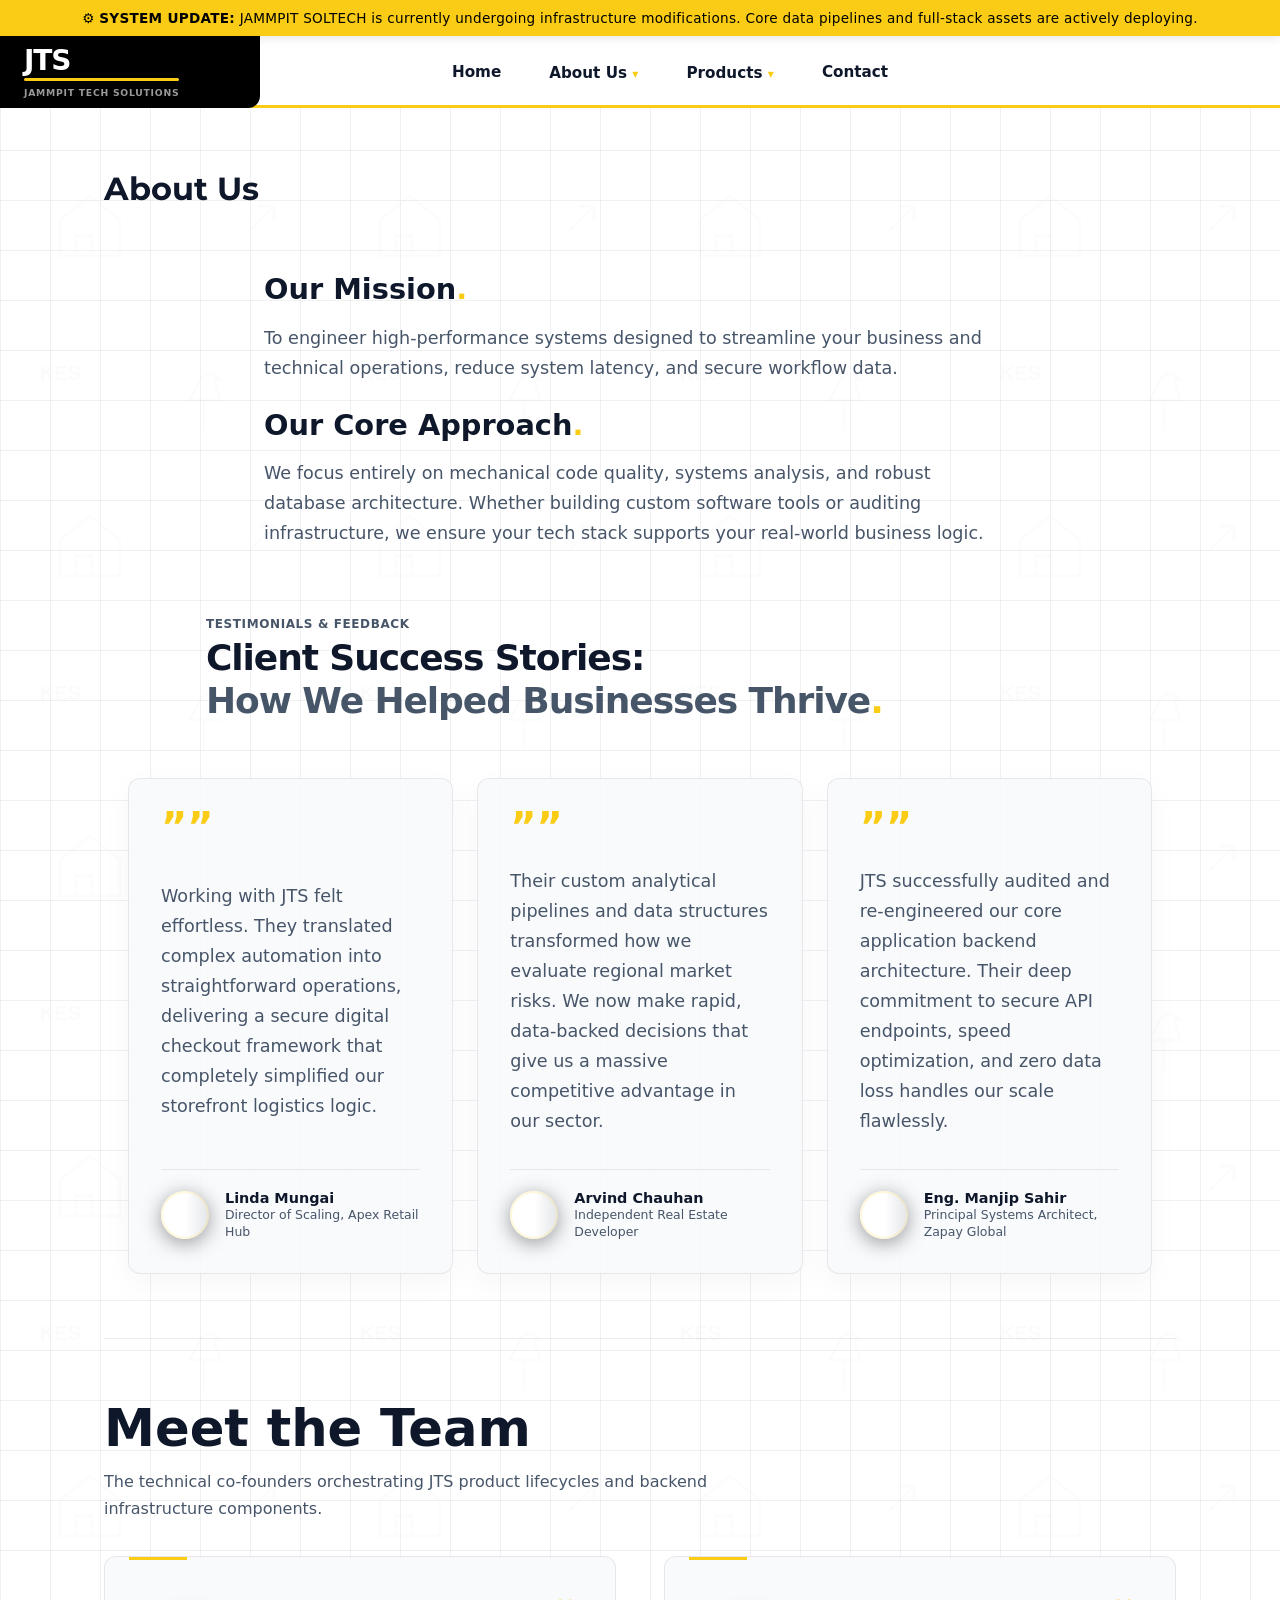
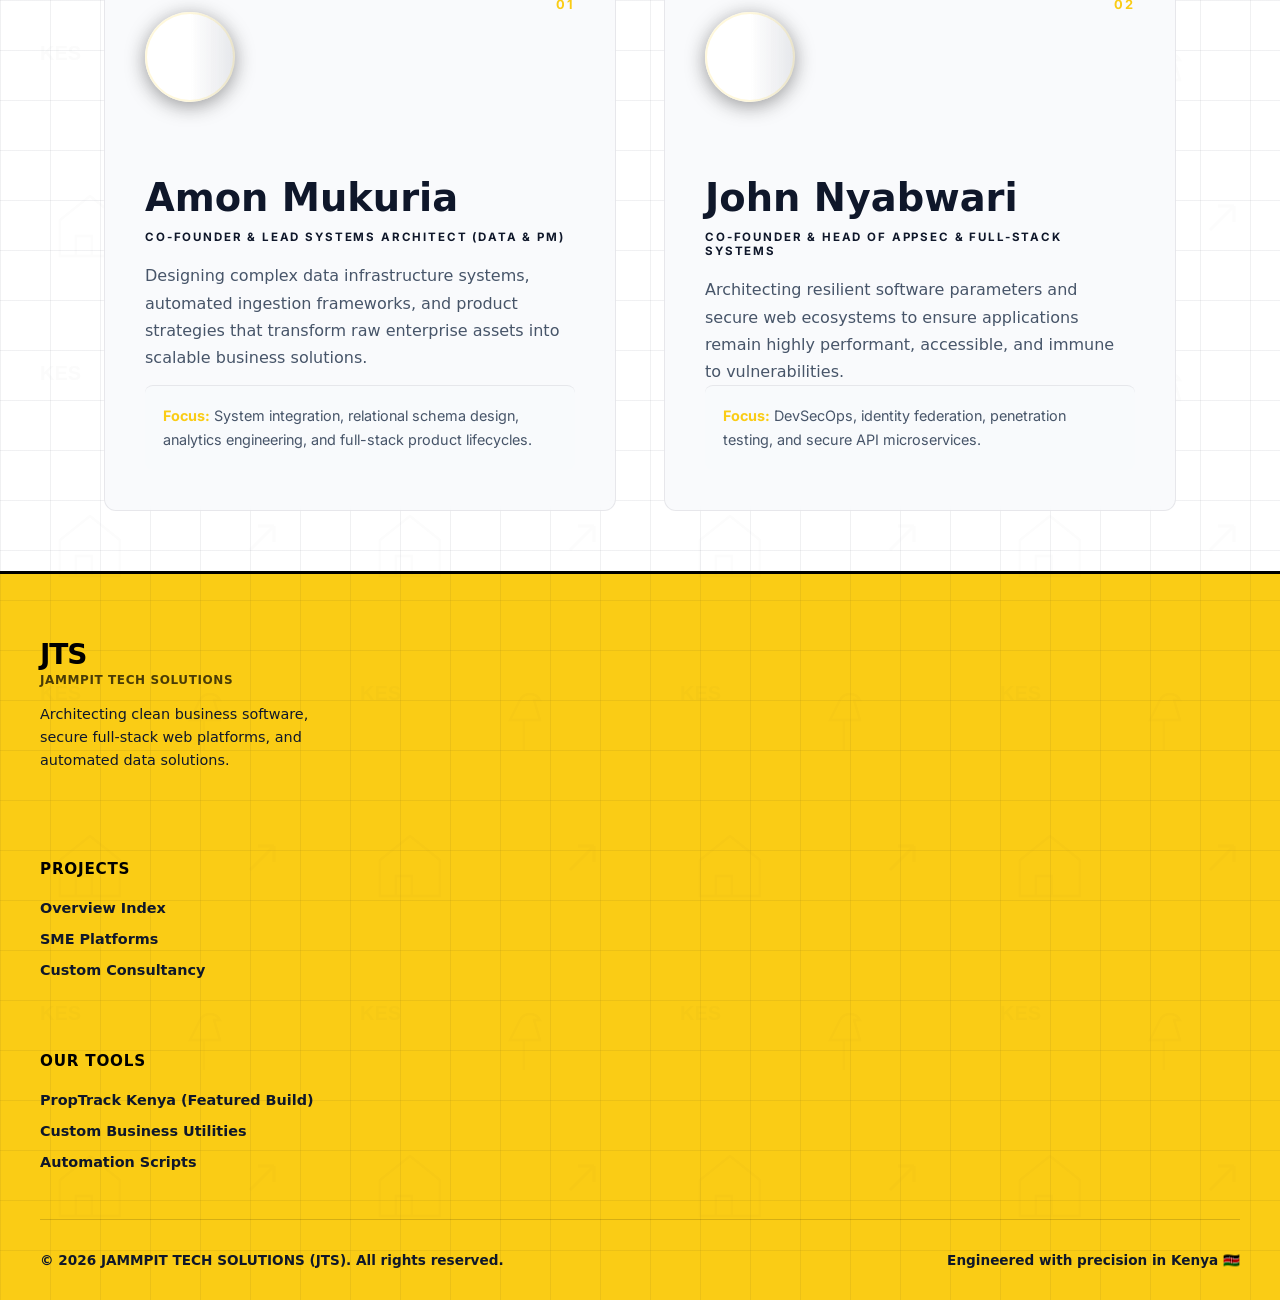
<file: about.html>
<!DOCTYPE html>
<html lang="en">
<head>
    <meta charset="UTF-8">
    <meta name="viewport" content="width=device-width, initial-scale=1.0">
    <title>JTS | Premium Systems Engineering &amp; Scalable Data Solutions</title>
    <meta name="description" content="JAMMPIT TECH SOLUTIONS (JTS) architects high-performance full-stack web software, secure database infrastructure pipelines, and automated cloud systems for enterprises and SMEs in East Africa.">
    <meta name="keywords" content="Data Engineering Kenya, Systems Architecture Nairobi, Full-Stack Web Development, Cybersecurity Audit, JTS, JAMMPIT TECH SOLUTIONS, Supabase, M-Pesa Integration">
    <meta property="og:title" content="JTS | Premium Systems Engineering &amp; Scalable Data Solutions">
    <meta property="og:description" content="Architecting enterprise infrastructure and agile full-stack web software with precision.">
    <meta property="og:type" content="website">
    <meta property="og:url" content="https://github.io">
    <link rel="stylesheet" href="style.css">
</head>
<body>
    <div class="jammpit-ticker-banner">
        <p>⚙️ <strong>SYSTEM UPDATE:</strong> JAMMPIT SOLTECH is currently undergoing infrastructure modifications. Core data pipelines and full-stack assets are actively deploying.</p>
    </div>
    <header class="jts-global-header">
        <div class="jts-branding-notch">
            <a href="index.html" class="logo-brand-block">
                <span class="logo-acronym">JTS</span>
                <span class="logo-subtext">JAMMPIT TECH SOLUTIONS</span>
            </a>
        </div>
        <nav class="jts-main-navbar">
            <a href="index.html" class="nav-item-link">Home</a>
            <div class="jts-dropdown-trigger">
                <button class="dropdown-nav-btn" type="button">About Us <span class="arrow-indicator">▾</span></button>
                <div class="jts-mega-panel about-panel-shift">
                    <div class="mega-panel-grid">
                        <div class="mega-column"><h6>Our Identity</h6><ul><li><a href="about.html">🎯 Our Strategic Why</a></li><li><a href="about.html">📜 Company History</a></li></ul></div>
                        <div class="mega-column"><h6>Our Direction</h6><ul><li><a href="about.html">👁️ Vision Framework</a></li><li><a href="about.html">📌 System Core Values</a></li></ul></div>
                        <div class="mega-column"><h6>Our 5-Year Goal</h6><ul><li><a href="about.html" class="mega-static-link">🚀 500+ Businesses</a></li><li><p class="mega-note">Optimizing technical infrastructure and structural operations for 500+ regional firms.</p></li></ul></div>
                    </div>
                </div>
            </div>
            <div class="jts-dropdown-trigger">
                <button class="dropdown-nav-btn" type="button">Products <span class="arrow-indicator">▾</span></button>
                <div class="jts-mega-panel"><div class="mega-panel-grid"><div class="mega-column"><h6>Projects Done</h6><ul><li><a href="projects.html">📊 Case Studies Index</a></li><li><a href="services.html">🏭 SME Implementations</a></li></ul></div><div class="mega-column"><h6>Our Tools &amp; Builds</h6><ul><li><a href="#">🏠 PropTrack Kenya</a></li><li><a href="#">🌿 Adopted Git Utilities</a></li><li><a href="#">⚙️ Custom Business Automation</a></li></ul></div><div class="mega-column help-action-column"><h6>Open Source Adoption</h6><ul><li><a href="#">🔄 GitHub Lifecycle Revivals</a></li><li><a href="index.html#faq">❓ System FAQs</a></li></ul><div class="demo-cta-box"><a href="contact.html?intent=demo" class="mega-demo-btn">Book Demo &rarr;</a></div></div></div></div>
            </div>
            <a href="contact.html" class="nav-item-link">Contact</a>
        </nav>
    </header>

    <div class="jts-page-shell">
        <h1 class="page-title">About Us</h1>
        
        <!-- STRATEGIC OPERATIONS BLOCKS -->
        <section class="company-intent-section">
            <div class="intent-block">
                <h2>Our Mission</h2>
                <p class="intent-text">To engineer high-performance systems designed to streamline your business and technical operations, reduce system latency, and secure workflow data.</p>
            </div>

            <div class="intent-block">
                <h2>Our Core Approach</h2>
                <p class="intent-text">We focus entirely on mechanical code quality, systems analysis, and robust database architecture. Whether building custom software tools or auditing infrastructure, we ensure your tech stack supports your real-world business logic.</p>
            </div>
        </section>

        <!-- JTS HIGH-CONVERTING CLIENT SUCCESS STORIES -->
        <section class="jts-open-block jts-client-stories" aria-label="Client Success Stories">
            <div class="stories-asymmetric-header">
                <div class="header-vector-arrow" aria-hidden="true">
                    <svg viewBox="0 0 24 24" fill="none" xmlns="http://www.w3.org/2000/svg">
                        <path d="M7 17L17 7M17 7H9M17 7V15" stroke="var(--accent-yellow)" stroke-width="2.5" stroke-linecap="round" stroke-linejoin="round"/>
                    </svg>
                </div>
                <div class="header-text-group">
                    <span class="stories-kicker">TESTIMONIALS &amp; FEEDBACK</span>
                    <h2>Client Success Stories:<br><span>How We Helped Businesses Thrive</span></h2>
                </div>
            </div>

            <div class="jts-grid-3">
                <article class="jts-story-card">
                    <div class="quote-mark-icon">&rdquo;&rdquo;</div>
                    <p class="story-body-text">Working with JTS felt effortless. They translated complex automation into straightforward operations, delivering a secure digital checkout framework that completely simplified our storefront logistics logic.</p>
                    <div class="story-user-footer">
                        <div class="jts-skeleton jts-avatar"></div>
                        <div class="user-info">
                            <h5>Linda Mungai</h5>
                            <p>Director of Scaling, Apex Retail Hub</p>
                        </div>
                    </div>
                </article>

                <article class="jts-story-card">
                    <div class="quote-mark-icon">&rdquo;&rdquo;</div>
                    <p class="story-body-text">Their custom analytical pipelines and data structures transformed how we evaluate regional market risks. We now make rapid, data-backed decisions that give us a massive competitive advantage in our sector.</p>
                    <div class="story-user-footer">
                        <div class="jts-skeleton jts-avatar"></div>
                        <div class="user-info">
                            <h5>Arvind Chauhan</h5>
                            <p>Independent Real Estate Developer</p>
                        </div>
                    </div>
                </article>

                <article class="jts-story-card">
                    <div class="quote-mark-icon">&rdquo;&rdquo;</div>
                    <p class="story-body-text">JTS successfully audited and re-engineered our core application backend architecture. Their deep commitment to secure API endpoints, speed optimization, and zero data loss handles our scale flawlessly.</p>
                    <div class="story-user-footer">
                        <div class="jts-skeleton jts-avatar"></div>
                        <div class="user-info">
                            <h5>Eng. Manjip Sahir</h5>
                            <p>Principal Systems Architect, Zapay Global</p>
                        </div>
                    </div>
                </article>
            </div>
        </section>

        <!-- NATIVE TRANSITION PATHWAY TO CORE TEAM -->
        <section class="executives-section">
            <h2>Meet the Team</h2>
            <p class="subtitle">The technical co-founders orchestrating JTS product lifecycles and backend infrastructure components.</p>

            <div class="executive-grid jts-grid-2">
                <div class="jts-card">
                    <span class="card-num">01</span>
                    <div class="jts-skeleton jts-avatar"></div>
                    <h3>Amon Mukuria</h3>
                    <h4>Co-Founder &amp; Lead Systems Architect (Data &amp; PM)</h4>
                    <p>Designing complex data infrastructure systems, automated ingestion frameworks, and product strategies that transform raw enterprise assets into scalable business solutions.</p>
                    <div class="focus-box">
                        <strong>Focus:</strong> System integration, relational schema design, analytics engineering, and full-stack product lifecycles.
                    </div>
                </div>

                <div class="jts-card">
                    <span class="card-num">02</span>
                    <div class="jts-skeleton jts-avatar"></div>
                    <h3>John Nyabwari</h3>
                    <h4>Co-Founder &amp; Head of AppSec &amp; Full-Stack Systems</h4>
                    <p>Architecting resilient software parameters and secure web ecosystems to ensure applications remain highly performant, accessible, and immune to vulnerabilities.</p>
                    <div class="focus-box">
                        <strong>Focus:</strong> DevSecOps, identity federation, penetration testing, and secure API microservices.
                    </div>
                </div>
            </div>
        </section>
    </div>

    <footer class="jts-enterprise-footer">
        <div class="footer-matrix-container">
            <div class="footer-brand-pane">
                <span class="f-acronym">JTS</span>
                <p class="f-tagline">JAMMPIT TECH SOLUTIONS</p>
                <p class="f-desc">Architecting clean business software, secure full-stack web platforms, and automated data solutions.</p>
            </div>

            <div class="footer-links-column">
                <h5>Projects</h5>
                <ul>
                    <li><a href="projects.html">Overview Index</a></li>
                    <li><a href="services.html">SME Platforms</a></li>
                    <li><a href="services.html">Custom Consultancy</a></li>
                </ul>
            </div>

            <div class="footer-links-column">
                <h5>Our Tools</h5>
                <ul>
                    <li><a href="#">PropTrack Kenya (Featured Build)</a></li>
                    <li><a href="#">Custom Business Utilities</a></li>
                    <li><a href="#">Automation Scripts</a></li>
                </ul>
            </div>
        </div>

        <div class="footer-legal-bar">
            <p>&copy; 2026 JAMMPIT TECH SOLUTIONS (JTS). All rights reserved.</p>
            <p class="f-credit">Engineered with precision in Kenya 🇰🇪</p>
        </div>
    </footer>
    <script>
        (function() {
            const header = document.querySelector('.jts-global-header');
            if (!header) return;

            let lastScrollY = window.scrollY;

            window.addEventListener('scroll', () => {
                const currentScrollY = window.scrollY;
                if (Math.abs(currentScrollY - lastScrollY) < 10) return;

                if (currentScrollY > lastScrollY && currentScrollY > 80) {
                    header.classList.add('jts-header-hide');
                } else {
                    header.classList.remove('jts-header-hide');
                }

                lastScrollY = currentScrollY;
            }, { passive: true });
        })();
    </script>
</body>
</html>
</file>
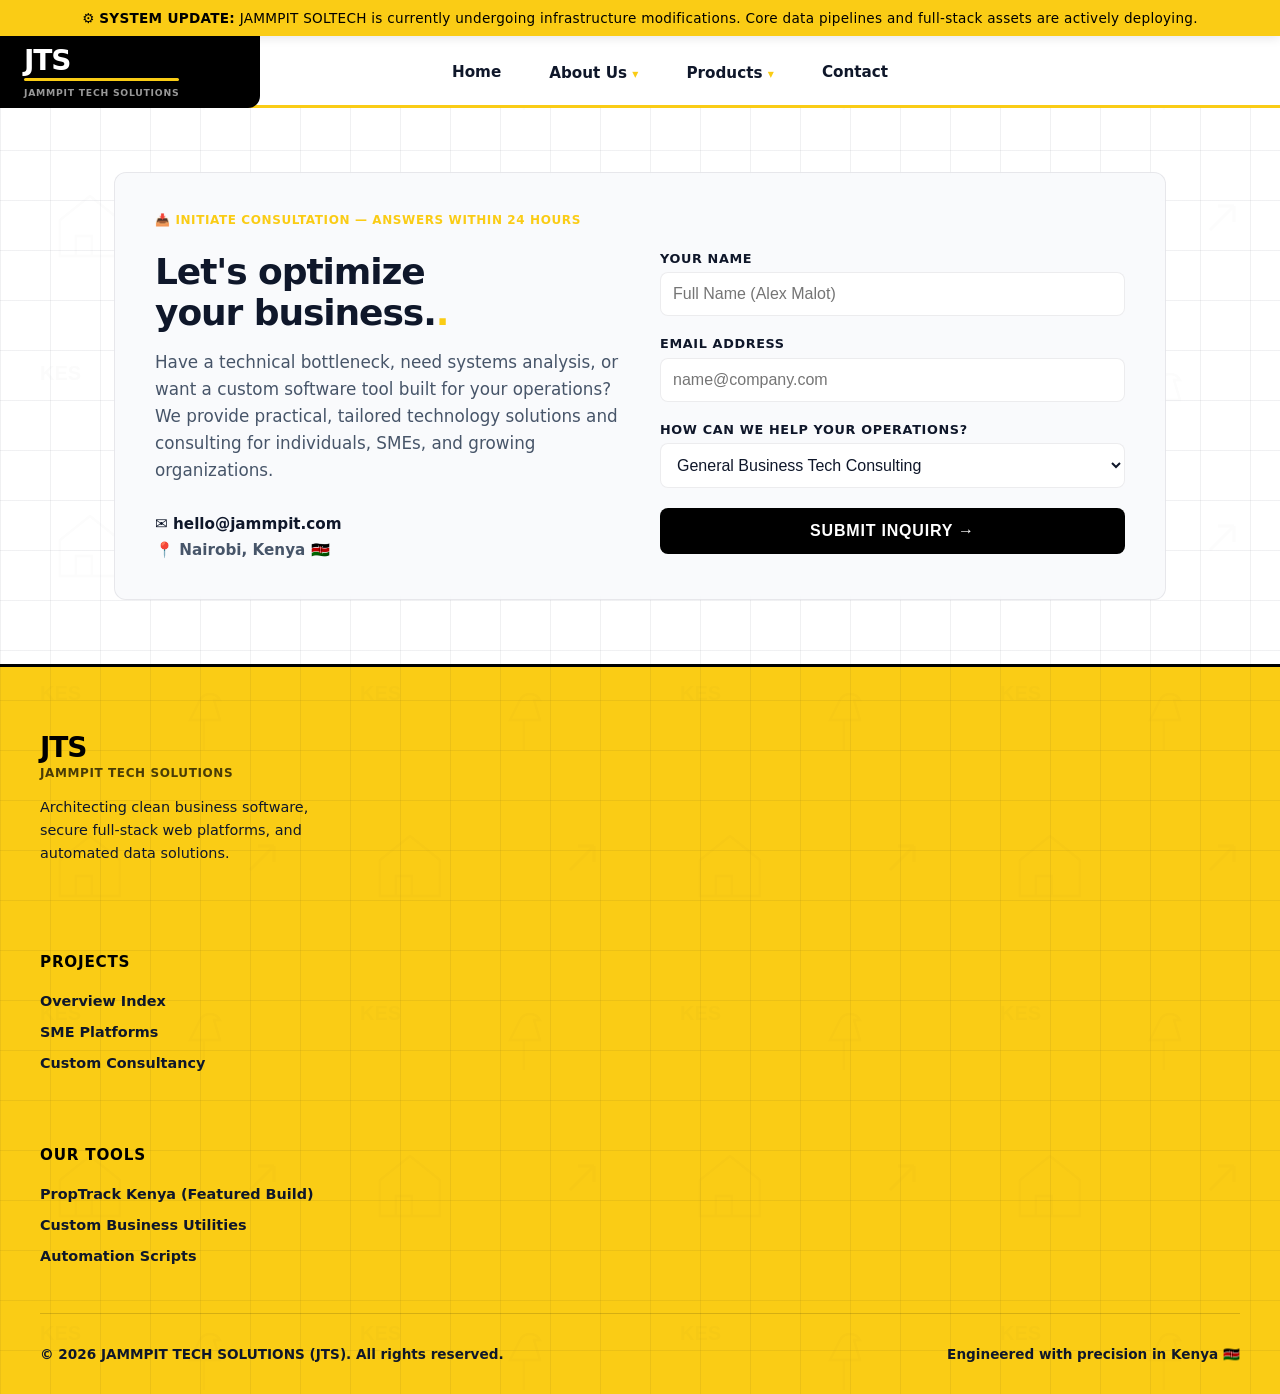
<file: contact.html>
<!DOCTYPE html>
<html lang="en">
<head>
    <meta charset="UTF-8">
    <title>JTS | Premium Systems Engineering &amp; Scalable Data Solutions</title>
    <meta name="description" content="JAMMPIT TECH SOLUTIONS (JTS) architects high-performance full-stack web software, secure database infrastructure pipelines, and automated cloud systems for enterprises and SMEs in East Africa.">
    <meta name="keywords" content="Data Engineering Kenya, Systems Architecture Nairobi, Full-Stack Web Development, Cybersecurity Audit, JTS, JAMMPIT TECH SOLUTIONS, Supabase, M-Pesa Integration">
    <meta property="og:title" content="JTS | Premium Systems Engineering &amp; Scalable Data Solutions">
    <meta property="og:description" content="Architecting enterprise infrastructure and agile full-stack web software with precision.">
    <meta property="og:type" content="website">
    <meta property="og:url" content="https://github.io">
    <link rel="stylesheet" href="style.css">
</head>
<body>
    <div class="jammpit-ticker-banner">
        <p>⚙️ <strong>SYSTEM UPDATE:</strong> JAMMPIT SOLTECH is currently undergoing infrastructure modifications. Core data pipelines and full-stack assets are actively deploying.</p>
    </div>
    <header class="jts-global-header">
        <div class="jts-branding-notch">
            <a href="index.html" class="logo-brand-block">
                <span class="logo-acronym">JTS</span>
                <span class="logo-subtext">JAMMPIT TECH SOLUTIONS</span>
            </a>
        </div>
        <nav class="jts-main-navbar">
            <a href="index.html" class="nav-item-link">Home</a>
            <div class="jts-dropdown-trigger"><button class="dropdown-nav-btn" type="button">About Us <span class="arrow-indicator">▾</span></button><div class="jts-mega-panel about-panel-shift"><div class="mega-panel-grid"><div class="mega-column"><h6>Our Identity</h6><ul><li><a href="about.html">🎯 Our Strategic Why</a></li><li><a href="about.html">📜 Company History</a></li></ul></div><div class="mega-column"><h6>Our Direction</h6><ul><li><a href="about.html">👁️ Vision Framework</a></li><li><a href="about.html">📌 System Core Values</a></li></ul></div><div class="mega-column"><h6>Our 5-Year Goal</h6><ul><li><a href="about.html" class="mega-static-link">🚀 500+ Businesses</a></li><li><p class="mega-note">Optimizing technical infrastructure and structural operations for 500+ regional firms.</p></li></ul></div></div></div></div>
            <div class="jts-dropdown-trigger">
                <button class="dropdown-nav-btn" type="button">Products <span class="arrow-indicator">▾</span></button>
                <div class="jts-mega-panel"><div class="mega-panel-grid">
                    <div class="mega-column"><h6>Projects Done</h6><ul><li><a href="projects.html">📊 Portfolio Case Studies</a></li><li><a href="services.html">🏭 SME Systems Implementations</a></li><li><a href="services.html">💼 Custom System Architecture</a></li></ul></div>
                    <div class="mega-column"><h6>Our Tools</h6><ul><li><a href="#">🏠 PropTrack Kenya (Featured Build)</a></li><li><a href="#">🛠️ Custom Business Utilities</a></li><li><a href="#">⚙️ Automation Scripts</a></li></ul></div>
                    <div class="mega-column help-action-column"><h6>Help &amp; Verification</h6><ul><li><a href="index.html#faq">❓ Frequently Asked Questions</a></li><li><a href="#">📋 Business Standards Reports</a></li></ul><div class="demo-cta-box"><a href="contact.html?intent=demo" class="mega-demo-btn">Book System Demo &rarr;</a></div></div>
                </div></div>
            </div>
            <a href="contact.html" class="nav-item-link">Contact</a>
        </nav>
    </header>

    <main>
        <section class="jts-open-block contact-open-section">
            <div class="jts-card contact-card">
                <span class="contact-conversion-hook">📥 INITIATE CONSULTATION — ANSWERS WITHIN 24 HOURS</span>
                <div class="jts-grid-2 contact-grid">
                    <div class="contact-intro-pane">
                        <h2>Let's optimize <br>your business.</h2>
                        <p>Have a technical bottleneck, need systems analysis, or want a custom software tool built for your operations? We provide practical, tailored technology solutions and consulting for individuals, SMEs, and growing organizations.</p>
                        <div class="contact-details">
                            <span>✉️ hello@jammpit.com</span>
                            <span>📍 Nairobi, Kenya 🇰🇪</span>
                        </div>
                    </div>

                    <form action="#" class="jts-minimal-form contact-form">
                        <div class="form-group">
                            <label for="client-name">Your Name</label>
                            <input type="text" id="client-name" placeholder="Full Name (Alex Malot)" required>
                        </div>
                        <div class="form-group">
                            <label for="client-email">Email Address</label>
                            <input type="email" id="client-email" placeholder="name@company.com" required>
                        </div>
                        <div class="form-group">
                            <label for="system-needs">How can we help your operations?</label>
                            <select id="system-needs">
                                <option>General Business Tech Consulting</option>
                                <option>Custom Software Tool or System Design</option>
                                <option>Systems &amp; Workflow Data Analysis</option>
                                <option>Portfolio / Web Project Review</option>
                            </select>
                        </div>
                        <button type="submit" class="jts-submit-btn">Submit Inquiry &rarr;</button>
                    </form>
                </div>
            </div>
        </section>
    </main>
    <footer class="jts-enterprise-footer">
        <div class="footer-matrix-container">
            <div class="footer-brand-pane">
                <span class="f-acronym">JTS</span>
                <p class="f-tagline">JAMMPIT TECH SOLUTIONS</p>
                <p class="f-desc">Architecting clean business software, secure full-stack web platforms, and automated data solutions.</p>
            </div>
            <div class="footer-links-column">
                <h5>Projects</h5>
                <ul>
                    <li><a href="projects.html">Overview Index</a></li>
                    <li><a href="services.html">SME Platforms</a></li>
                    <li><a href="services.html">Custom Consultancy</a></li>
                </ul>
            </div>
            <div class="footer-links-column">
                <h5>Our Tools</h5>
                <ul>
                    <li><a href="#">PropTrack Kenya (Featured Build)</a></li>
                    <li><a href="#">Custom Business Utilities</a></li>
                    <li><a href="#">Automation Scripts</a></li>
                </ul>
            </div>
        </div>
        <div class="footer-legal-bar">
            <p>&copy; 2026 JAMMPIT TECH SOLUTIONS (JTS). All rights reserved.</p>
            <p class="f-credit">Engineered with precision in Kenya 🇰🇪</p>
        </div>
    </footer>
    <script>
        (function() {
            const header = document.querySelector('.jts-global-header');
            if (!header) return;

            let lastScrollY = window.scrollY;

            window.addEventListener('scroll', () => {
                const currentScrollY = window.scrollY;
                if (Math.abs(currentScrollY - lastScrollY) < 10) return;

                if (currentScrollY > lastScrollY && currentScrollY > 80) {
                    header.classList.add('jts-header-hide');
                } else {
                    header.classList.remove('jts-header-hide');
                }

                lastScrollY = currentScrollY;
            }, { passive: true });
        })();
    </script>
</body>
</html>
</file>
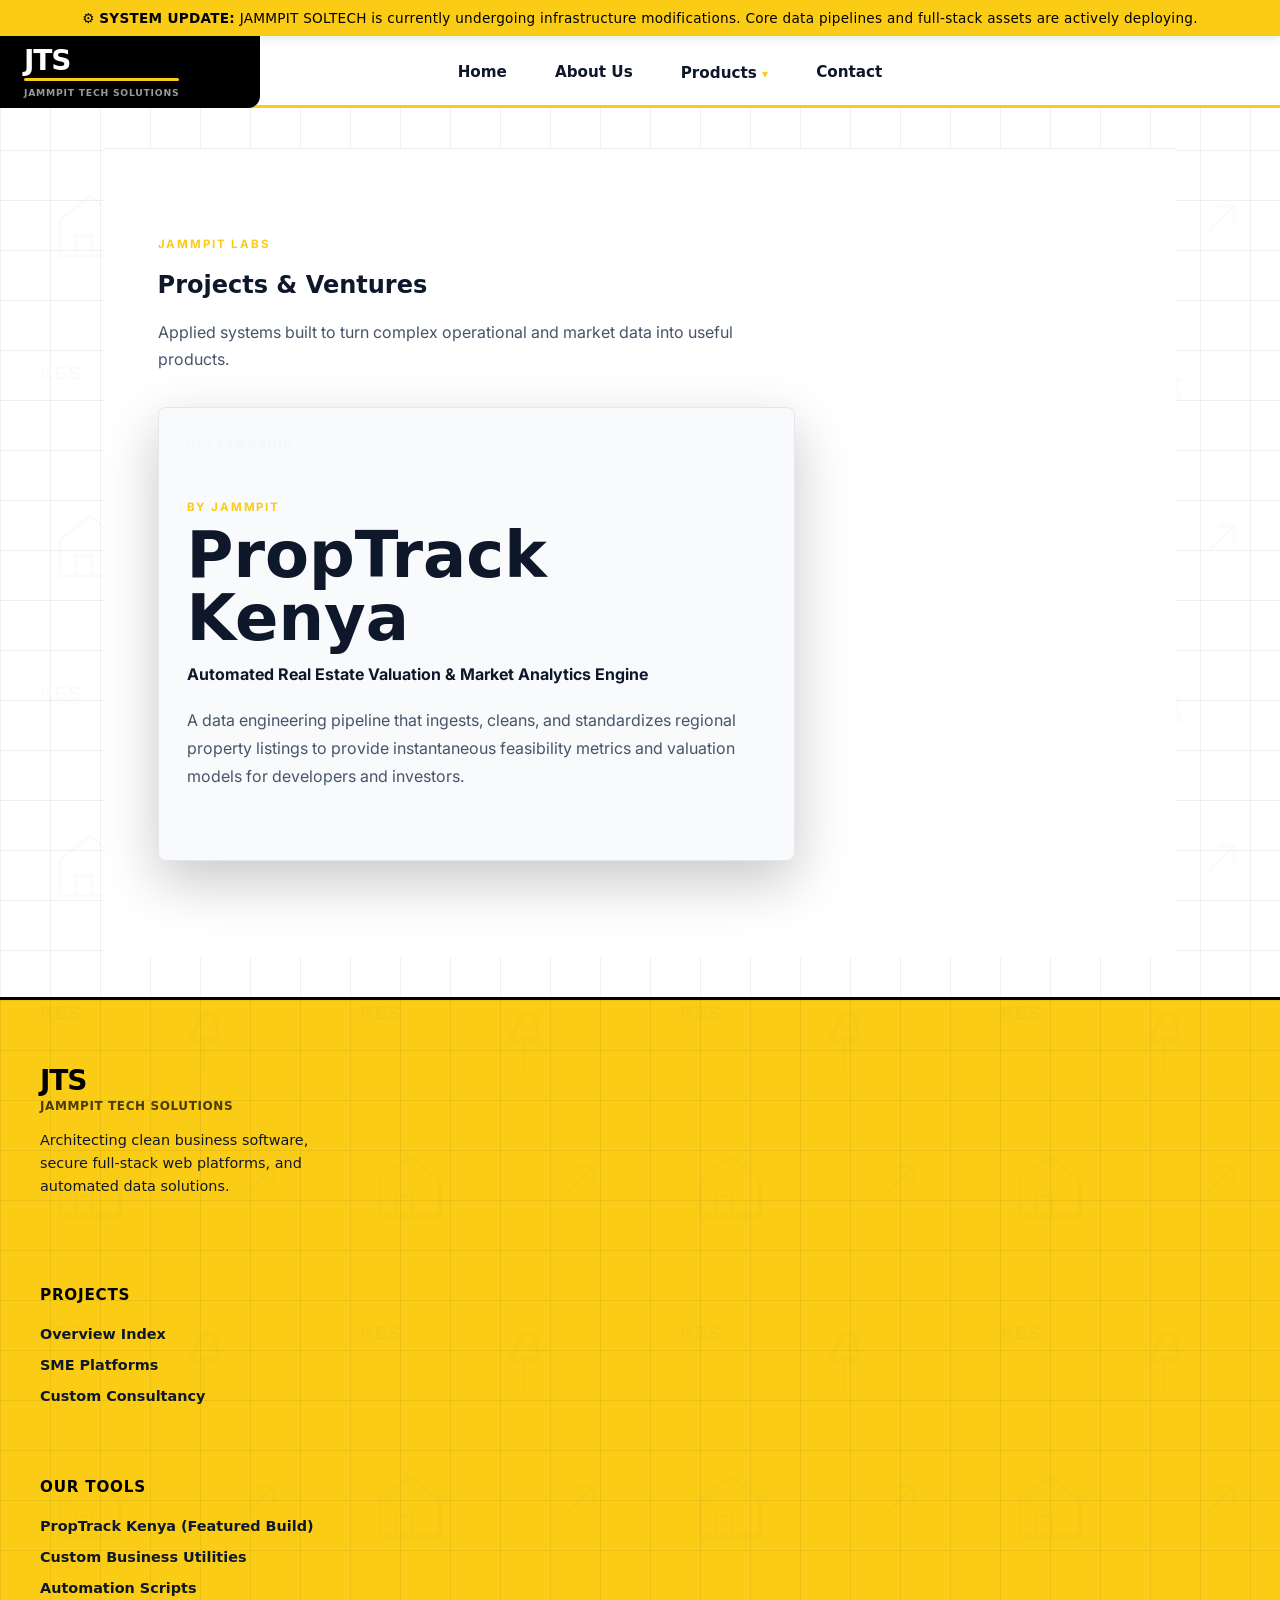
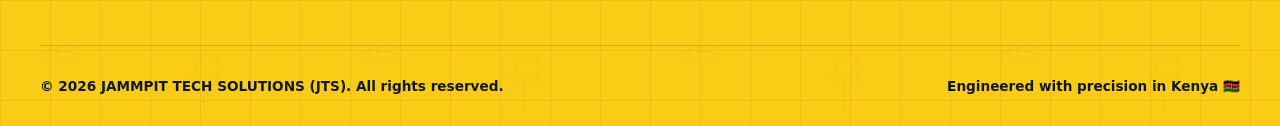
<file: projects.html>
<!DOCTYPE html>
<html lang="en">
<head>
    <meta charset="UTF-8">
    <meta name="viewport" content="width=device-width, initial-scale=1.0">
    <title>JTS | Premium Systems Engineering &amp; Scalable Data Solutions</title>
    <meta name="description" content="JAMMPIT TECH SOLUTIONS (JTS) architects high-performance full-stack web software, secure database infrastructure pipelines, and automated cloud systems for enterprises and SMEs in East Africa.">
    <meta name="keywords" content="Data Engineering Kenya, Systems Architecture Nairobi, Full-Stack Web Development, Cybersecurity Audit, JTS, JAMMPIT TECH SOLUTIONS, Supabase, M-Pesa Integration">
    <meta property="og:title" content="JTS | Premium Systems Engineering &amp; Scalable Data Solutions">
    <meta property="og:description" content="Architecting enterprise infrastructure and agile full-stack web software with precision.">
    <meta property="og:type" content="website">
    <meta property="og:url" content="https://github.io">
    <link rel="stylesheet" href="style.css">
</head>
<body>
    <div class="jammpit-ticker-banner">
        <p>⚙️ <strong>SYSTEM UPDATE:</strong> JAMMPIT SOLTECH is currently undergoing infrastructure modifications. Core data pipelines and full-stack assets are actively deploying.</p>
    </div>

    <header class="jts-global-header">
        <div class="jts-branding-notch">
            <a href="index.html" class="logo-brand-block">
                <span class="logo-acronym">JTS</span>
                <span class="logo-subtext">JAMMPIT TECH SOLUTIONS</span>
            </a>
        </div>
        <nav class="jts-main-navbar">
            <a href="index.html" class="nav-item-link">Home</a><a href="about.html" class="nav-item-link">About Us</a>
            <div class="jts-dropdown-trigger"><button class="dropdown-nav-btn" type="button">Products <span class="arrow-indicator">▾</span></button><div class="jts-mega-panel"><div class="mega-panel-grid"><div class="mega-column"><h6>Projects Done</h6><ul><li><a href="projects.html">📊 Portfolio Case Studies</a></li><li><a href="services.html">🏭 SME Systems Implementations</a></li><li><a href="services.html">💼 Custom System Architecture</a></li></ul></div><div class="mega-column"><h6>Our Tools</h6><ul><li><a href="#">🏠 PropTrack Kenya (Featured Build)</a></li><li><a href="#">🛠️ Custom Business Utilities</a></li><li><a href="#">⚙️ Automation Scripts</a></li></ul></div><div class="mega-column help-action-column"><h6>Help &amp; Verification</h6><ul><li><a href="index.html#faq">❓ Frequently Asked Questions</a></li><li><a href="#">📋 Business Standards Reports</a></li></ul><div class="demo-cta-box"><a href="contact.html?intent=demo" class="mega-demo-btn">Book System Demo &rarr;</a></div></div></div></div></div>
            <a href="contact.html" class="nav-item-link">Contact</a>
        </nav>
    </header>

    <main class="jts-page-shell">
        <section class="ventures-section" aria-labelledby="projects-title">
            <div class="ventures-container">
                <div class="ventures-intro">
                    <p class="section-kicker">JAMMPIT LABS</p>
                    <h1 id="projects-title">Projects &amp; Ventures</h1>
                    <p>Applied systems built to turn complex operational and market data into useful products.</p>
                </div>

            <div class="ventures-grid">
                <article class="venture-card">
                    <div class="venture-card-topline">
                        <span class="venture-index">01 / FLAGSHIP</span>
                    </div>
                    <div class="venture-card-content">
                        <p class="venture-label">By JAMMPIT</p>
                        <h3>PropTrack Kenya</h3>
                        <p class="venture-subtitle">Automated Real Estate Valuation &amp; Market Analytics Engine</p>
                        <p class="venture-description">A data engineering pipeline that ingests, cleans, and standardizes regional property listings to provide instantaneous feasibility metrics and valuation models for developers and investors.</p>
                    </div>
                </article>
            </div>
        </section>
    </main>

    <footer class="jts-enterprise-footer">
        <div class="footer-matrix-container">
            <div class="footer-brand-pane">
                <span class="f-acronym">JTS</span>
                <p class="f-tagline">JAMMPIT TECH SOLUTIONS</p>
                <p class="f-desc">Architecting clean business software, secure full-stack web platforms, and automated data solutions.</p>
            </div>
            <div class="footer-links-column">
                <h5>Projects</h5>
                <ul>
                    <li><a href="projects.html">Overview Index</a></li>
                    <li><a href="services.html">SME Platforms</a></li>
                    <li><a href="services.html">Custom Consultancy</a></li>
                </ul>
            </div>
            <div class="footer-links-column">
                <h5>Our Tools</h5>
                <ul>
                    <li><a href="#">PropTrack Kenya (Featured Build)</a></li>
                    <li><a href="#">Custom Business Utilities</a></li>
                    <li><a href="#">Automation Scripts</a></li>
                </ul>
            </div>
        </div>
        <div class="footer-legal-bar">
            <p>&copy; 2026 JAMMPIT TECH SOLUTIONS (JTS). All rights reserved.</p>
            <p class="f-credit">Engineered with precision in Kenya 🇰🇪</p>
        </div>
    </footer>
    <script>
        (function() {
            const header = document.querySelector('.jts-global-header');
            if (!header) return;

            let lastScrollY = window.scrollY;

            window.addEventListener('scroll', () => {
                const currentScrollY = window.scrollY;
                if (Math.abs(currentScrollY - lastScrollY) < 10) return;

                if (currentScrollY > lastScrollY && currentScrollY > 80) {
                    header.classList.add('jts-header-hide');
                } else {
                    header.classList.remove('jts-header-hide');
                }

                lastScrollY = currentScrollY;
            }, { passive: true });
        })();
    </script>
</body>
</html>
</file>
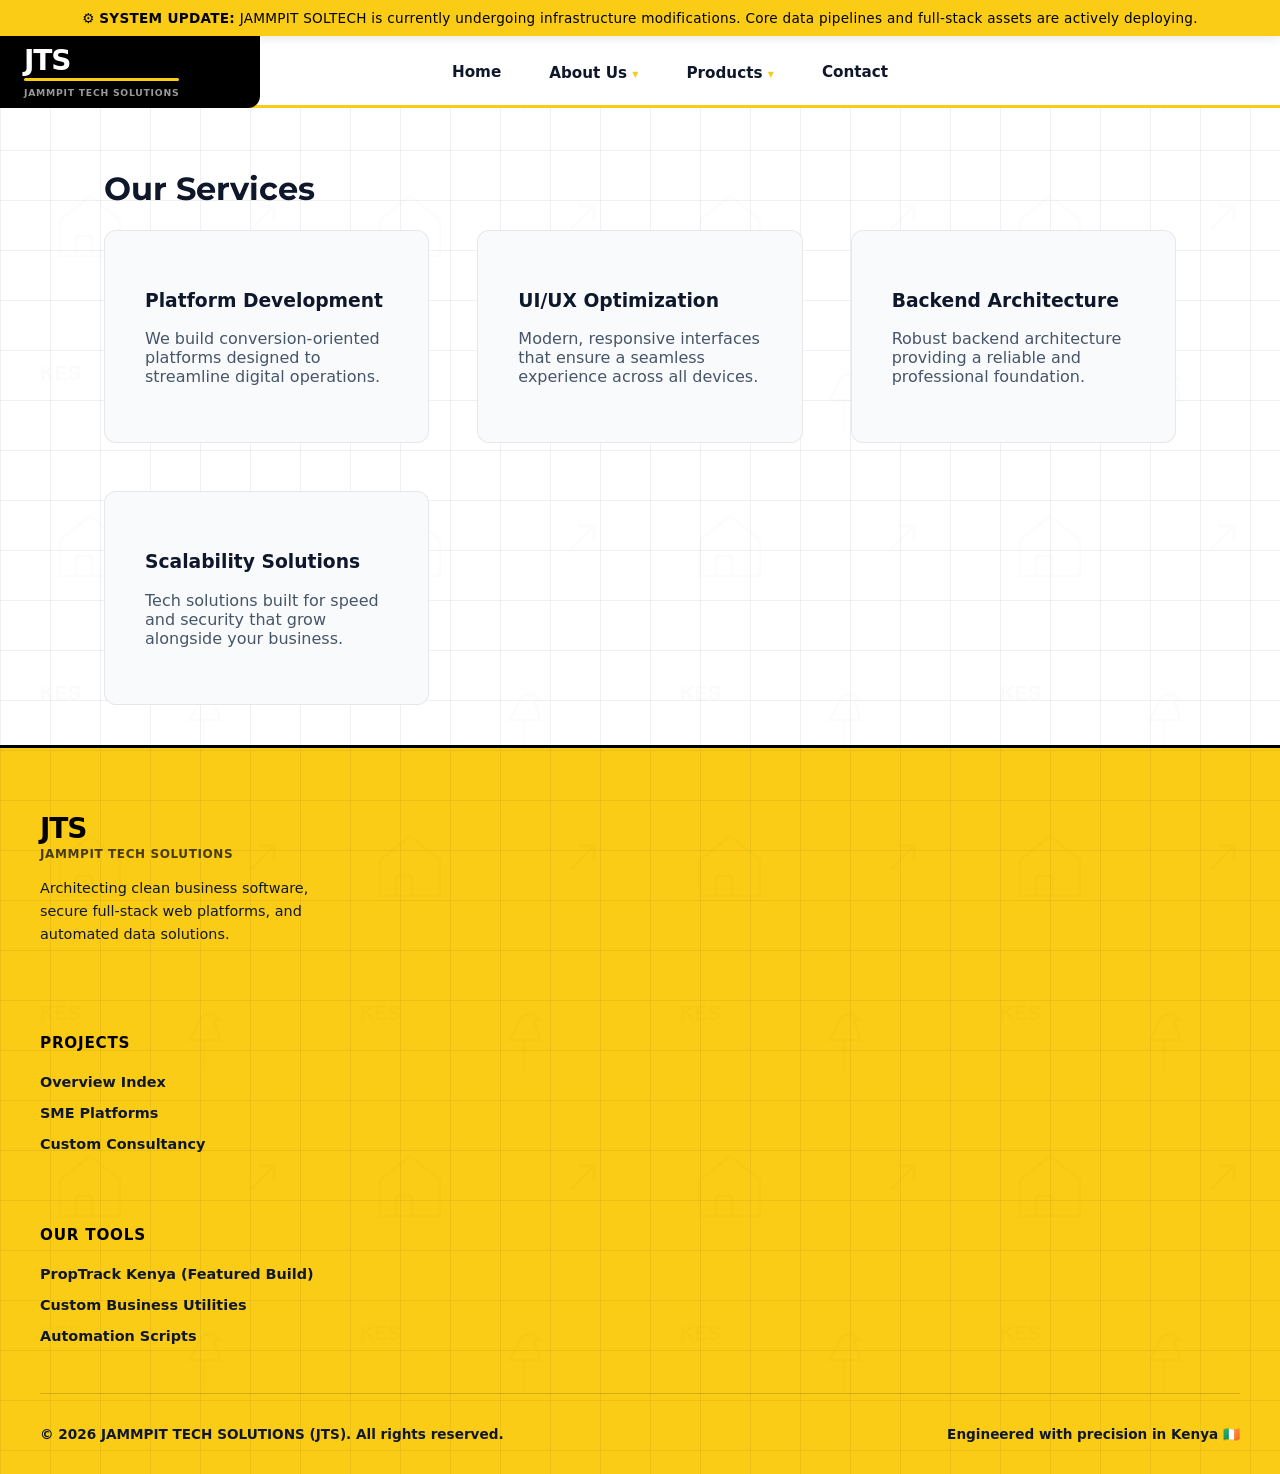
<file: services.html>
<!DOCTYPE html>
<html lang="en">
<head>
    <meta charset="UTF-8">
    <title>JTS | Premium Systems Engineering & Scalable Data Solutions</title>
    <meta name="description" content="JAMMPIT TECH SOLUTIONS (JTS) architects high-performance full-stack web software, secure database infrastructure pipelines, and automated cloud systems for enterprises and SMEs in East Africa.">
    <meta name="keywords" content="Data Engineering Kenya, Systems Architecture Nairobi, Full-Stack Web Development, Cybersecurity Audit, JTS, JAMMPIT TECH SOLUTIONS, Supabase, M-Pesa Integration">
    <meta property="og:title" content="JTS | Premium Systems Engineering & Scalable Data Solutions">
    <meta property="og:description" content="Architecting enterprise infrastructure and agile full-stack web software with precision.">
    <meta property="og:type" content="website">
    <meta property="og:url" content="https://github.io">
    <link rel="stylesheet" href="style.css">
</head>
<body>
    <div class="jammpit-ticker-banner">
        <p>&#x2699;&#xFE0F; <strong>SYSTEM UPDATE:</strong> JAMMPIT SOLTECH is currently undergoing infrastructure modifications. Core data pipelines and full-stack assets are actively deploying.</p>
    </div>
    <header class="jts-global-header">
        <div class="jts-branding-notch">
            <a href="index.html" class="logo-brand-block">
                <span class="logo-acronym">JTS</span>
                <span class="logo-subtext">JAMMPIT TECH SOLUTIONS</span>
            </a>
        </div>
        <nav class="jts-main-navbar">
            <a href="index.html" class="nav-item-link">Home</a>
            <div class="jts-dropdown-trigger">
                <button class="dropdown-nav-btn" type="button">About Us <span class="arrow-indicator">&#9662;</span></button>
                <div class="jts-mega-panel about-panel-shift">
                    <div class="mega-panel-grid">
                        <div class="mega-column">
                            <h6>Our Identity</h6>
                            <ul>
                                <li><a href="about.html">&#127919; Our Strategic Why</a></li>
                                <li><a href="about.html">&#128220; Company History</a></li>
                            </ul>
                        </div>
                        <div class="mega-column">
                            <h6>Our Direction</h6>
                            <ul>
                                <li><a href="about.html">&#128064; Vision Framework</a></li>
                                <li><a href="about.html">&#128204; System Core Values</a></li>
                            </ul>
                        </div>
                        <div class="mega-column">
                            <h6>Our 5-Year Goal</h6>
                            <ul>
                                <li><a href="about.html" class="mega-static-link">&#128640; 500+ Businesses</a></li>
                                <li><p class="mega-note">Optimizing technical infrastructure and structural operations for 500+ regional firms.</p></li>
                            </ul>
                        </div>
                    </div>
                </div>
            </div>
            <div class="jts-dropdown-trigger">
                <button class="dropdown-nav-btn" type="button">Products <span class="arrow-indicator">&#9662;</span></button>
                <div class="jts-mega-panel">
                    <div class="mega-panel-grid">
                        <div class="mega-column">
                            <h6>Projects Done</h6>
                            <ul>
                                <li><a href="projects.html">&#128202; Portfolio Case Studies</a></li>
                                <li><a href="services.html">&#127979; SME Systems Implementations</a></li>
                                <li><a href="services.html">&#128188; Custom System Architecture</a></li>
                            </ul>
                        </div>
                        <div class="mega-column">
                            <h6>Our Tools</h6>
                            <ul>
                                <li><a href="#">&#127968; PropTrack Kenya (Featured Build)</a></li>
                                <li><a href="#">&#128736;&#65039; Custom Business Utilities</a></li>
                                <li><a href="#">&#9881;&#65039; Automation Scripts</a></li>
                            </ul>
                        </div>
                        <div class="mega-column help-action-column">
                            <h6>Help & Verification</h6>
                            <ul>
                                <li><a href="index.html#faq">&#10067; Frequently Asked Questions</a></li>
                                <li><a href="#">&#128203; Business Standards Reports</a></li>
                            </ul>
                            <div class="demo-cta-box">
                                <a href="contact.html?intent=demo" class="mega-demo-btn">Book System Demo &rarr;</a>
                            </div>
                        </div>
                    </div>
                </div>
            </div>
            <a href="contact.html" class="nav-item-link">Contact</a>
        </nav>
    </header>

    <div class="jts-page-shell">
        <h1 class="page-title">Our Services</h1>
        
        <div class="jts-grid-2">
            <div class="jts-card">
                <h3>Platform Development</h3>
                <p>We build conversion-oriented platforms designed to streamline digital operations.</p>
            </div>
            <div class="jts-card">
                <h3>UI/UX Optimization</h3>
                <p>Modern, responsive interfaces that ensure a seamless experience across all devices.</p>
            </div>
            <div class="jts-card">
                <h3>Backend Architecture</h3>
                <p>Robust backend architecture providing a reliable and professional foundation.</p>
            </div>
            <div class="jts-card">
                <h3>Scalability Solutions</h3>
                <p>Tech solutions built for speed and security that grow alongside your business.</p>
            </div>
        </div>
    </div>

    <footer class="jts-enterprise-footer">
        <div class="footer-matrix-container">
            <div class="footer-brand-pane">
                <span class="f-acronym">JTS</span>
                <p class="f-tagline">JAMMPIT TECH SOLUTIONS</p>
                <p class="f-desc">Architecting clean business software, secure full-stack web platforms, and automated data solutions.</p>
            </div>
            <div class="footer-links-column">
                <h5>Projects</h5>
                <ul>
                    <li><a href="projects.html">Overview Index</a></li>
                    <li><a href="services.html">SME Platforms</a></li>
                    <li><a href="services.html">Custom Consultancy</a></li>
                </ul>
            </div>
            <div class="footer-links-column">
                <h5>Our Tools</h5>
                <ul>
                    <li><a href="#">PropTrack Kenya (Featured Build)</a></li>
                    <li><a href="#">Custom Business Utilities</a></li>
                    <li><a href="#">Automation Scripts</a></li>
                </ul>
            </div>
        </div>
        <div class="footer-legal-bar">
            <p>&copy; 2026 JAMMPIT TECH SOLUTIONS (JTS). All rights reserved.</p>
            <p class="f-credit">Engineered with precision in Kenya &#127470;&#127466;</p>
        </div>
    </footer>
    <script>
        (function() {
            const header = document.querySelector('.jts-global-header');
            if (!header) return;

            let lastScrollY = window.scrollY;

            window.addEventListener('scroll', () => {
                const currentScrollY = window.scrollY;
                if (Math.abs(currentScrollY - lastScrollY) < 10) return;

                if (currentScrollY > lastScrollY && currentScrollY > 80) {
                    header.classList.add('jts-header-hide');
                } else {
                    header.classList.remove('jts-header-hide');
                }

                lastScrollY = currentScrollY;
            }, { passive: true });
        })();
    </script>
</body>
</html>
</file>
<file: style.css>
/* ============================================================
   JTS — JAMMPIT TECH SOLUTIONS | COMPACT UTILITY SYSTEM
   White blueprint-grid canvas • Yellow accent • Black notch
   ============================================================ */
@import url('https://fonts.googleapis.com/css2?family=Montserrat:wght@700;800&family=Inter:wght@400;500;700&display=swap');
@import url('https://fonts.cdnfonts.com/css/satoshi');

:root {
    --canvas: #ffffff;
    --card: #f8fafc;
    --line: rgba(15, 23, 42, 0.08);
    --ink: #0f172a;
    --muted: #475569;
    --accent: #facc15;
    --radius: 10px;
}

/* ---------- BASE / CANVAS ---------- */
* { box-sizing: border-box; }

body {
    font-family: system-ui, -apple-system, sans-serif;
    margin: 0;
    color: var(--ink);
    background: var(--canvas);
    position: relative;
    display: flex;
    flex-direction: column;
    min-height: 100vh;
}

body::before {
    content: '';
    position: absolute;
    inset: 0;
    background-image:
        linear-gradient(var(--line) 1px, transparent 1px),
        linear-gradient(90deg, var(--line) 1px, transparent 1px),
        url("data:image/svg+xml,%3Csvg width='160' height='160' viewBox='0 0 160 160' xmlns='http://www.w3.org/2000/svg'%3E%3Ctext x='20' y='30' fill='rgba(15,23,42,0.025)' font-family='sans-serif' font-weight='800' font-size='10'%3EKES%3C/text%3E%3Cpath d='M110 30c-2-4-8-4-10 0l-5 10h15l-3-10zM102 40v15' stroke='rgba(15,23,42,0.02)' stroke-width='1.2' fill='none'/%3E%3Cpath d='M30 110l15-12 15 12v18H30v-18zM38 128h8v-10h-8v10z' stroke='rgba(15,23,42,0.02)' stroke-width='1.2' fill='none'/%3E%3Cpath d='M125 115l12-12m0 0h-8m8 0v8' stroke='rgba(15,23,42,0.02)' stroke-width='1.5' fill='none'/%3E%3C/svg%3E");
    background-size: 50px 50px, 50px 50px, 320px 320px;
    opacity: 0.75;
    pointer-events: none;
    z-index: 0;
}

section, main { position: relative; z-index: 10; }

/* ---------- TICKER BANNER ---------- */
.jammpit-ticker-banner {
    background: var(--accent);
    color: #000;
    text-align: center;
    padding: 10px 20px;
    font-size: 0.85rem;
    letter-spacing: 0.02em;
    width: 100%;
    position: relative;
    z-index: 10000;
    box-shadow: 0 2px 10px rgba(0, 0, 0, 0.1);
}
.jammpit-ticker-banner p { margin: 0; font-weight: 500; }
.jammpit-ticker-banner strong { font-weight: 800; }

/* ---------- HEADER / CORE NAV ---------- */
.jts-global-header {
    display: grid;
    grid-template-columns: 260px 1fr 200px;
    align-items: center;
    background: #fff;
    position: sticky;
    top: 0;
    z-index: 9999;
    border-bottom: 3px solid var(--accent);
    height: 72px;
    transition: transform 0.3s cubic-bezier(0.16, 1, 0.3, 1);
}
.jts-header-hide { transform: translateY(-100%); }

.jts-branding-notch {
    background: #000;
    padding: 0 24px;
    display: inline-flex;
    align-items: center;
    border-radius: 0 0 12px 0;
    height: 72px;
    grid-column: 1;
}
.logo-brand-block {
    display: flex;
    flex-direction: column;
    text-align: left;
    text-decoration: none;
}
.logo-acronym {
    color: #fff;
    font-weight: 900;
    font-size: 1.75rem;
    letter-spacing: -0.04em;
    line-height: 1;
    position: relative;
    padding-bottom: 6px;
}
.logo-acronym::after {
    content: '';
    position: absolute;
    bottom: 0;
    left: 0;
    width: 100%;
    height: 3px;
    background: var(--accent);
    border-radius: 2px;
}
.logo-subtext {
    color: rgba(255, 255, 255, 0.6);
    font-weight: 700;
    font-size: 0.58rem;
    letter-spacing: 0.08em;
    text-transform: uppercase;
    margin-top: 6px;
    transition: color 0.2s;
}
.logo-brand-block:hover .logo-subtext { color: var(--accent); }

.jts-main-navbar {
    display: flex;
    justify-content: center;
    align-items: center;
    gap: 3rem;
    grid-column: 2;
    height: 100%;
}
.jts-main-navbar a {
    color: #0f172a;
    text-decoration: none;
    font-weight: 600;
    font-size: 0.95rem;
    transition: color 0.2s ease;
}
.jts-main-navbar a:hover { color: var(--accent); }

.header-right-actions {
    grid-column: 3;
    display: flex;
    justify-content: flex-end;
    padding-right: 2rem;
}

/* ---------- MEGA PANEL / DROPDOWN ---------- */
.jts-dropdown-trigger { position: relative; }
.dropdown-nav-btn {
    border: 0;
    padding: 0;
    color: #0f172a;
    background: transparent;
    cursor: pointer;
    font: inherit;
    font-size: 0.95rem;
    font-weight: 600;
}
.arrow-indicator { color: var(--accent); font-size: 0.8em; }
.jts-mega-panel {
    position: absolute;
    top: calc(100% + 1.25rem);
    right: -1rem;
    z-index: 10001;
    display: none;
    width: min(760px, calc(100vw - 2rem));
    padding: 1.5rem;
    border: 1px solid var(--line);
    border-radius: 12px;
    background: var(--card);
    box-shadow: 0 20px 45px rgba(15, 23, 42, 0.14);
}
.jts-dropdown-trigger:hover .jts-mega-panel,
.jts-dropdown-trigger:focus-within .jts-mega-panel { display: block; }
.about-panel-shift { right: auto; left: -1rem; }
.mega-panel-grid {
    display: grid;
    grid-template-columns: repeat(3, minmax(0, 1fr));
    gap: 1.5rem;
}
.mega-column h6 {
    margin: 0 0 0.9rem;
    color: var(--ink);
    font-size: 0.75rem;
    letter-spacing: 0.08em;
    text-transform: uppercase;
}
.mega-column ul {
    display: flex;
    flex-direction: column;
    gap: 0.65rem;
    margin: 0;
    padding: 0;
    list-style: none;
}
.mega-column li a {
    display: block;
    color: var(--muted);
    font-size: 0.82rem;
    font-weight: 600;
    line-height: 1.4;
}
.mega-column li a:hover { color: var(--accent); }
.help-action-column {
    display: flex;
    flex-direction: column;
    justify-content: space-between;
}
.demo-cta-box {
    margin-top: 1.25rem;
    border-top: 1px dashed var(--line);
    padding-top: 1rem;
}
.mega-demo-btn {
    display: block;
    padding: 10px;
    border-radius: 6px;
    color: #fff;
    background: #000;
    font-size: 0.8rem;
    font-weight: 800;
    letter-spacing: 0.05em;
    text-align: center;
    text-decoration: none;
    text-transform: uppercase;
    transition: background 0.2s, transform 0.2s, box-shadow 0.2s;
}
.mega-demo-btn:hover {
    background: var(--accent);
    color: #000;
    transform: translateY(-1px);
    box-shadow: 0 4px 12px rgba(0, 0, 0, 0.1);
}

/* ---------- LAYOUT / SHELL ---------- */
.jts-page-shell {
    max-width: 1200px;
    margin: 0 auto;
    padding: 40px 5%;
    flex: 1;
}
.page-title { color: var(--ink); font-family: 'Montserrat', sans-serif; }
.jts-grid-2 {
    display: grid;
    grid-template-columns: repeat(auto-fit, minmax(320px, 1fr));
    gap: 3rem;
    width: 100%;
    max-width: 1200px;
    margin: 0 auto;
}
.jts-card {
    background: rgba(248, 250, 252, 0.85);
    backdrop-filter: blur(8px);
    border: 1px solid var(--line);
    border-radius: 12px;
    padding: 2.5rem;
    position: relative;
    color: var(--ink);
    transition: transform 0.2s, border-color 0.2s;
}
.jts-card:hover {
    transform: translateY(-4px);
    border-color: var(--accent);
}
.jts-card h2, .jts-card h3, .jts-card p { color: var(--ink); }
.jts-card p { color: var(--muted); }

.jts-open-block, .company-intent-section {
    max-width: 800px;
    margin: 4rem auto;
    padding: 0 1.5rem;
}
.jts-open-block h2, .company-intent-section h2 {
    color: var(--ink);
    font-size: 1.8rem;
    font-weight: 800;
    margin-bottom: 0.75rem;
}
.jts-open-block h2::after, .company-intent-section h2::after {
    content: '.';
    color: var(--accent);
}
.jts-open-block p, .intent-text {
    color: var(--muted);
    font-size: 1.1rem;
    line-height: 1.7;
}
.hero-intro-section { max-width: 900px; margin: 4rem auto 2rem; }
.hero-kicker {
    color: var(--accent);
    font-size: 0.8rem;
    letter-spacing: 0.05em;
    font-weight: 800;
}
.hero-intro-section h1 {
    color: var(--ink);
    font-size: clamp(2.2rem, 5vw, 3rem);
    font-weight: 900;
    line-height: 1.15;
    letter-spacing: -0.03em;
    margin: 0.5rem 0 1.5rem;
}
.hero-intro-section > p {
    max-width: 720px;
    margin: 0;
    font-size: 1.2rem;
    line-height: 1.7;
}

/* ---------- ECOSYSTEM MARQUEE ---------- */
.jts-ecosystem-section {
    width: 100%;
    padding: 4rem 0 3rem;
    overflow: hidden;
    position: relative;
}
.ecosystem-header { margin: 0 auto 2rem; padding: 0 1.5rem; text-align: center; }
.ecosystem-kicker {
    color: var(--accent);
    font-size: 0.75rem;
    letter-spacing: 0.05em;
    font-weight: 700;
    text-transform: uppercase;
}
.ecosystem-header h2 {
    margin: 0.25rem 0 0;
    color: var(--ink);
    font-size: 1.75rem;
    font-weight: 900;
    letter-spacing: -0.02em;
}
.jts-marquee-viewport {
    display: flex;
    width: 100%;
    overflow: hidden;
    position: relative;
    mask-image: linear-gradient(to right, transparent, #000 15%, #000 85%, transparent);
    -webkit-mask-image: linear-gradient(to right, transparent, #000 15%, #000 85%, transparent);
}
.marquee-stream-track {
    display: flex;
    gap: 2rem;
    width: max-content;
    animation: jtsMarqueeRun 25s infinite linear;
}
.marquee-stream-track:hover { animation-play-state: paused; }
@keyframes jtsMarqueeRun {
    0% { transform: translateX(0); }
    100% { transform: translateX(-50%); }
}
.integration-logo-node {
    display: inline-flex;
    flex-direction: column;
    align-items: center;
    justify-content: center;
    gap: 0.75rem;
    width: 130px;
    height: 120px;
    background: var(--card);
    border: 1px solid var(--line);
    border-radius: 8px;
    text-decoration: none;
    transition: transform 0.2s, border-color 0.2s, background-color 0.2s;
}
.integration-logo-node img {
    height: 32px;
    width: auto;
    max-width: 80px;
    object-fit: contain;
    filter: grayscale(100%) opacity(70%);
    transition: filter 0.2s ease;
}
.integration-logo-node span {
    color: var(--muted);
    font-size: 0.8rem;
    font-weight: 700;
    text-transform: uppercase;
    letter-spacing: 0.03em;
}
.integration-logo-node:hover {
    transform: translateY(-4px);
    border-color: var(--accent);
    background-color: var(--canvas);
}
.integration-logo-node:hover img { filter: grayscale(0%) opacity(100%); }
.integration-logo-node:hover span { color: var(--ink); }

/* ---------- CLIENT STORIES ---------- */
.jts-client-stories { max-width: 1200px; }
.stories-asymmetric-header {
    display: flex;
    align-items: flex-start;
    gap: 1.5rem;
    margin-bottom: 3.5rem;
}
.header-vector-arrow { width: 54px; height: 54px; flex-shrink: 0; }
.header-vector-arrow svg { width: 100%; height: 100%; }
.stories-kicker {
    color: var(--muted);
    font-size: 0.75rem;
    letter-spacing: 0.05em;
    font-weight: 700;
}
.header-text-group h2 {
    color: var(--ink);
    font-size: 2.25rem;
    font-weight: 900;
    line-height: 1.2;
    letter-spacing: -0.03em;
    margin: 0.25rem 0 0;
}
.header-text-group h2 span { color: var(--muted); font-weight: 700; }
.jts-grid-3 {
    display: grid;
    grid-template-columns: repeat(3, minmax(0, 1fr));
    gap: 1.5rem;
}
.jts-story-card {
    display: flex;
    min-height: 330px;
    flex-direction: column;
    justify-content: space-between;
    padding: 2rem;
    border: 1px solid var(--line);
    border-radius: 12px;
    background: rgba(248, 250, 252, 0.85);
    box-shadow: 0 10px 30px rgba(15, 23, 42, 0.04);
    transition: transform 0.2s ease, border-color 0.2s ease;
}
.jts-story-card:hover {
    transform: translateY(-4px);
    border-color: var(--accent);
}
.quote-mark-icon {
    color: var(--accent);
    font-size: 2.5rem;
    font-weight: 900;
    line-height: 0.8;
}
.story-body-text {
    margin: 1.5rem 0 2rem;
    color: var(--ink);
    font-size: 1rem;
    line-height: 1.7;
}
.story-user-footer {
    display: flex;
    align-items: center;
    gap: 1rem;
    border-top: 1px solid var(--line);
    padding-top: 1.25rem;
}
.story-user-footer .jts-avatar { width: 48px; height: 48px; flex-shrink: 0; margin: 0; }
.story-user-footer .user-info { margin: 0; }
.story-user-footer h5, .story-user-footer p { margin: 0; }
.story-user-footer h5 { color: var(--ink); font-size: 0.9rem; }
.story-user-footer p { color: var(--muted); font-size: 0.78rem; line-height: 1.4; }

/* ---------- EXECUTIVES ---------- */
.executives-section {
    margin-top: 64px;
    padding: 64px 0 20px;
    border-top: 1px solid var(--line);
}
.executives-section h2 {
    margin: 0 0 14px;
    font-size: clamp(2rem, 4vw, 3.5rem);
    line-height: 1;
}
.executives-section .subtitle {
    max-width: 680px;
    margin: 0 0 34px;
    color: var(--muted);
    line-height: 1.7;
}
.executive-grid .jts-card {
    display: flex;
    min-height: 540px;
    flex-direction: column;
    justify-content: space-between;
    overflow: hidden;
}
.executive-grid .jts-card::before {
    position: absolute;
    top: 0;
    left: 24px;
    width: 58px;
    height: 3px;
    background: var(--accent);
    content: '';
}
.card-num {
    align-self: flex-end;
    color: var(--accent);
    font-family: 'Inter', sans-serif;
    font-size: 0.8rem;
    font-weight: 700;
    letter-spacing: 0.14em;
}
.executives-section .jts-card h3 {
    max-width: 450px;
    margin: 52px 0 12px;
    color: var(--ink);
    font-size: clamp(1.8rem, 3vw, 2.5rem);
    line-height: 1.05;
}
.executives-section .jts-card h4 {
    max-width: 450px;
    margin: 0 0 18px;
    color: var(--ink);
    font-family: 'Inter', sans-serif;
    font-size: 0.72rem;
    font-weight: 700;
    letter-spacing: 0.16em;
    text-transform: uppercase;
}
.executives-section .jts-card > p {
    max-width: 440px;
    margin: 0;
    color: var(--muted);
    line-height: 1.7;
}
.focus-box {
    margin-top: auto;
    padding: 18px;
    border-top: 1px solid var(--line);
    border-radius: 8px;
    background: var(--card);
    color: var(--muted);
    font-family: 'Inter', sans-serif;
    font-size: 0.9rem;
    line-height: 1.65;
}
.focus-box strong { color: var(--accent); }

/* ---------- VENTURES / PRODUCTS ---------- */
.ventures-section {
    position: relative;
    overflow: hidden;
    padding: 88px 5% 96px;
    background: var(--canvas);
    border-top: 1px solid var(--line);
}
.ventures-container { max-width: 1200px; margin: 0 auto; }
.ventures-intro { max-width: 640px; margin-bottom: 34px; }
.section-kicker, .venture-label, .venture-index {
    margin: 0 0 12px;
    color: var(--accent);
    font-family: 'Inter', sans-serif;
    font-size: 0.72rem;
    font-weight: 700;
    letter-spacing: 0.16em;
    text-transform: uppercase;
}
.ventures-intro h2 {
    margin: 0 0 14px;
    font-size: clamp(2rem, 4vw, 3.5rem);
    line-height: 1;
}
.ventures-intro > p:last-child {
    margin: 0;
    color: var(--muted);
    font-family: 'Inter', sans-serif;
    line-height: 1.7;
}
.ventures-grid {
    display: grid;
    grid-template-columns: repeat(12, 1fr);
    gap: 18px;
}
.venture-card {
    grid-column: span 8;
    min-height: 390px;
    display: flex;
    flex-direction: column;
    justify-content: space-between;
    padding: 28px;
    border: 1px solid var(--line);
    border-radius: 8px;
    background: var(--card);
    box-shadow: 0 20px 55px rgba(0, 0, 0, 0.22);
    transition: transform 0.3s ease, border-color 0.3s ease, box-shadow 0.3s ease;
}
.venture-card:hover {
    transform: translateY(-6px) scale(1.01);
    border-color: var(--accent);
    box-shadow: 0 26px 70px rgba(0, 0, 0, 0.36);
}
.venture-card-topline, .venture-card-footer {
    display: flex;
    align-items: center;
    justify-content: space-between;
    gap: 18px;
}
.venture-index { margin: 0; color: rgba(244, 244, 244, 0.5); }
.venture-card-content { max-width: 760px; padding: 50px 0 42px; }
.venture-label { margin-bottom: 10px; }
.venture-card h3 {
    margin: 0 0 12px;
    font-size: clamp(2rem, 5vw, 4.25rem);
    line-height: 0.98;
}
.venture-subtitle {
    max-width: 620px;
    margin: 0 0 20px;
    color: var(--ink);
    font-family: 'Inter', sans-serif;
    font-size: 1rem;
    font-weight: 700;
    line-height: 1.5;
}
.venture-description {
    max-width: 680px;
    margin: 0;
    color: var(--muted);
    font-family: 'Inter', sans-serif;
    line-height: 1.75;
}
.venture-card-footer {
    padding-top: 18px;
    border-top: 1px solid rgba(255, 255, 255, 0.12);
    color: rgba(244, 244, 244, 0.55);
    font-family: 'Inter', sans-serif;
    font-size: 0.78rem;
    letter-spacing: 0.04em;
}
.venture-arrow { color: var(--accent); font-size: 1.6rem; line-height: 1; }

/* ---------- FAQ ---------- */
.jammpit-faq {
    width: min(90%, 960px);
    margin: 72px auto;
    padding: 28px;
    border: 1px solid var(--line);
    border-radius: 16px;
    background: var(--card);
    box-shadow: 0 24px 60px rgba(0, 0, 0, 0.28);
}
.faq-header {
    display: flex;
    align-items: center;
    justify-content: space-between;
    gap: 20px;
    margin-bottom: 12px;
}
.faq-header h2 {
    margin: 0;
    color: var(--ink);
    font-size: clamp(1.25rem, 3vw, 1.5rem);
}
.faq-list { border-top: 1px solid var(--line); }
.faq-item { border-bottom: 1px solid var(--line); }
.faq-question {
    display: flex;
    width: 100%;
    align-items: center;
    justify-content: space-between;
    gap: 24px;
    padding: 20px 0;
    border: 0;
    color: var(--ink);
    background: transparent;
    cursor: pointer;
    font-family: 'Inter', sans-serif;
    font-size: 0.95rem;
    font-weight: 700;
    text-align: left;
    transition: color 240ms ease-in-out;
}
.faq-question:hover, .faq-question[aria-expanded="true"] { color: var(--accent); }
.faq-chevron {
    width: 20px;
    height: 20px;
    flex-shrink: 0;
    fill: none;
    stroke: currentColor;
    stroke-linecap: round;
    stroke-linejoin: round;
    stroke-width: 2;
    transition: transform 240ms ease-in-out;
}
.faq-question[aria-expanded="true"] .faq-chevron { transform: rotate(90deg); }
.faq-answer {
    display: grid;
    grid-template-rows: 1fr;
    opacity: 1;
    transition: grid-template-rows 240ms ease-in-out, opacity 240ms ease-in-out;
}
.faq-answer[hidden] {
    display: grid;
    grid-template-rows: 0fr;
    opacity: 0;
}
.faq-answer p {
    min-height: 0;
    margin: 0;
    overflow: hidden;
    padding: 0 44px 20px 0;
    color: var(--muted);
    font-family: 'Inter', sans-serif;
    font-size: 0.9rem;
    line-height: 1.75;
}

/* ---------- SKELETON / AVATAR ---------- */
@keyframes jtsShimmer {
    0% { background-position: -200% 0; }
    100% { background-position: 200% 0; }
}
.jts-skeleton {
    background: linear-gradient(90deg, var(--canvas) 25%, var(--line) 50%, var(--canvas) 75%);
    background-size: 200% 100%;
    animation: jtsShimmer 2.5s infinite linear;
    border: 1px solid var(--line);
}
.jts-avatar {
    width: 90px;
    height: 90px;
    border-radius: 50%;
    margin-bottom: 1.5rem;
    display: block;
    box-shadow: 0 4px 20px rgba(0, 0, 0, 0.4);
    border: 2px solid rgba(250, 204, 21, 0.15);
}

/* ---------- FOOTER ---------- */
.jts-enterprise-footer {
    background: #facc15;
    border-top: 3px solid #000;
    padding: 4rem 2rem 2rem;
    width: 100%;
}
.footer-matrix-container {
    max-width: 1200px;
    margin: 0 auto;
    display: grid;
    grid-template-columns: 2fr repeat(auto-fit, minmax(160px, 1fr));
    gap: 3rem;
    padding-bottom: 3rem;
    border-bottom: 1px solid rgba(0, 0, 0, 0.15);
}
.footer-brand-pane .f-acronym {
    font-size: 1.75rem;
    font-weight: 900;
    color: #000;
    letter-spacing: -0.04em;
}
.footer-brand-pane .f-tagline {
    font-size: 0.75rem;
    font-weight: 800;
    color: #000;
    letter-spacing: 0.05em;
    margin: 2px 0 1rem;
    opacity: 0.7;
}
.footer-brand-pane .f-desc {
    color: #0f172a;
    font-size: 0.9rem;
    line-height: 1.6;
    max-width: 320px;
}
.footer-links-column h5 {
    color: #000;
    font-size: 0.95rem;
    font-weight: 900;
    text-transform: uppercase;
    letter-spacing: 0.05em;
    margin-bottom: 1.25rem;
}
.footer-links-column ul {
    list-style: none;
    padding: 0;
    margin: 0;
    display: flex;
    flex-direction: column;
    gap: 0.75rem;
}
.footer-links-column a {
    color: #0f172a;
    text-decoration: none;
    font-size: 0.9rem;
    font-weight: 600;
    transition: opacity 0.2s, text-decoration 0.2s;
}
.footer-links-column a:hover {
    text-decoration: underline;
    opacity: 0.8;
}
.footer-legal-bar {
    max-width: 1200px;
    margin: 2rem auto 0 auto;
    display: flex;
    justify-content: space-between;
    flex-wrap: wrap;
    gap: 1rem;
    color: #0f172a;
    font-size: 0.85rem;
    font-weight: 600;
}
.footer-legal-bar p { margin: 0; }

/* ---------- FORMS ---------- */
.jts-minimal-form {
    display: flex;
    flex-direction: column;
    gap: 1.5rem;
}
.form-group {
    display: flex;
    flex-direction: column;
    gap: 0.5rem;
}
.form-group label {
    font-size: 0.85rem;
    font-weight: 700;
    color: var(--ink);
    text-transform: uppercase;
    letter-spacing: 0.05em;
}
.form-group input, .form-group select {
    background: var(--canvas);
    border: 1px solid var(--line);
    color: var(--ink);
    padding: 12px 16px;
    border-radius: 8px;
    font-size: 1rem;
    outline: none;
    transition: border-color 0.2s;
}
.form-group input:focus, .form-group select:focus { border-color: var(--accent); }
.jts-submit-btn {
    background: #000;
    color: #fff;
    font-weight: 700;
    border: none;
    padding: 14px;
    border-radius: 8px;
    cursor: pointer;
    font-size: 1rem;
    transition: transform 0.2s, background-color 0.2s;
    margin-top: 1rem;
}
.jts-submit-btn:hover {
    transform: translateY(-2px);
    background-color: var(--accent);
    color: #000;
}

/* ---------- CONTACT ---------- */
.contact-open-section { max-width: 1100px; }
.contact-card { padding: 2.5rem; }
.contact-conversion-hook {
    display: block;
    color: var(--accent);
    font-size: 0.75rem;
    font-weight: 700;
    letter-spacing: 0.05em;
}
.contact-grid { margin-top: 1.5rem; gap: 2.5rem; align-items: start; }
.contact-intro-pane h2 {
    margin: 0 0 1rem;
    color: var(--ink);
    font-size: 2.25rem;
    font-weight: 900;
    letter-spacing: -0.03em;
}
.contact-intro-pane p {
    margin: 0 0 2rem;
    color: var(--muted);
    line-height: 1.6;
    font-size: 1.05rem;
}
.contact-details {
    display: flex;
    flex-direction: column;
    gap: 0.5rem;
    color: var(--ink);
    font-size: 0.95rem;
    font-weight: 600;
}
.contact-details span:last-child { color: var(--muted); }
.contact-form { width: 100%; gap: 1.25rem; }
.contact-form .form-group { gap: 0.4rem; }
.contact-form label { font-size: 0.8rem; font-weight: 800; letter-spacing: 0.05em; }
.contact-form input, .contact-form select { width: 100%; padding: 12px; }
.contact-form .jts-submit-btn {
    margin-top: 0;
    text-transform: uppercase;
    letter-spacing: 0.05em;
}

/* ---------- RESPONSIVE (single consolidated block) ---------- */
@media (max-width: 768px) {
    .jts-global-header {
        display: flex;
        justify-content: space-between;
        padding-right: 1rem;
    }
    .jts-main-navbar { gap: 1rem; }
    .header-right-actions { display: none; }

    .jts-mega-panel {
        position: fixed;
        top: 76px;
        right: 1rem;
        left: 1rem;
        width: auto;
    }
    .mega-panel-grid { grid-template-columns: 1fr; }

    .jts-grid-3 { grid-template-columns: 1fr; }
    .stories-asymmetric-header { gap: 1rem; }
    .header-vector-arrow { width: 40px; height: 40px; }
    .header-text-group h2 { font-size: 1.75rem; }

    .jammpit-faq { width: 88%; margin: 52px auto; padding: 22px; }
    .faq-header { flex-direction: column; }
    .faq-question { gap: 14px; padding: 18px 0; }
    .faq-answer p { padding-right: 0; }

    .executives-section { padding-top: 48px; }
    .executives-section .jts-card { min-height: 470px; }

    .ventures-section { padding: 64px 6% 72px; }
    .venture-card {
        grid-column: 1 / -1;
        min-height: 430px;
        padding: 22px;
    }
    .venture-card-topline { flex-direction: column; align-items: flex-start; }
    .venture-card-content { padding: 42px 0 34px; }
    .venture-card-footer { flex-direction: column; align-items: flex-start; }

    .jts-enterprise-footer { padding: 3rem 1.25rem 1.5rem; }
    .footer-matrix-container {
        grid-template-columns: 1fr;
        gap: 2.5rem;
        padding-bottom: 2.5rem;
    }
    .footer-legal-bar { flex-direction: column; }

    .contact-card { padding: 1.5rem; }
    .contact-intro-pane h2 { font-size: 1.9rem; }
}

@media (prefers-reduced-motion: reduce) {
    .faq-question, .faq-chevron, .faq-answer { transition: none; }
}
</file>
